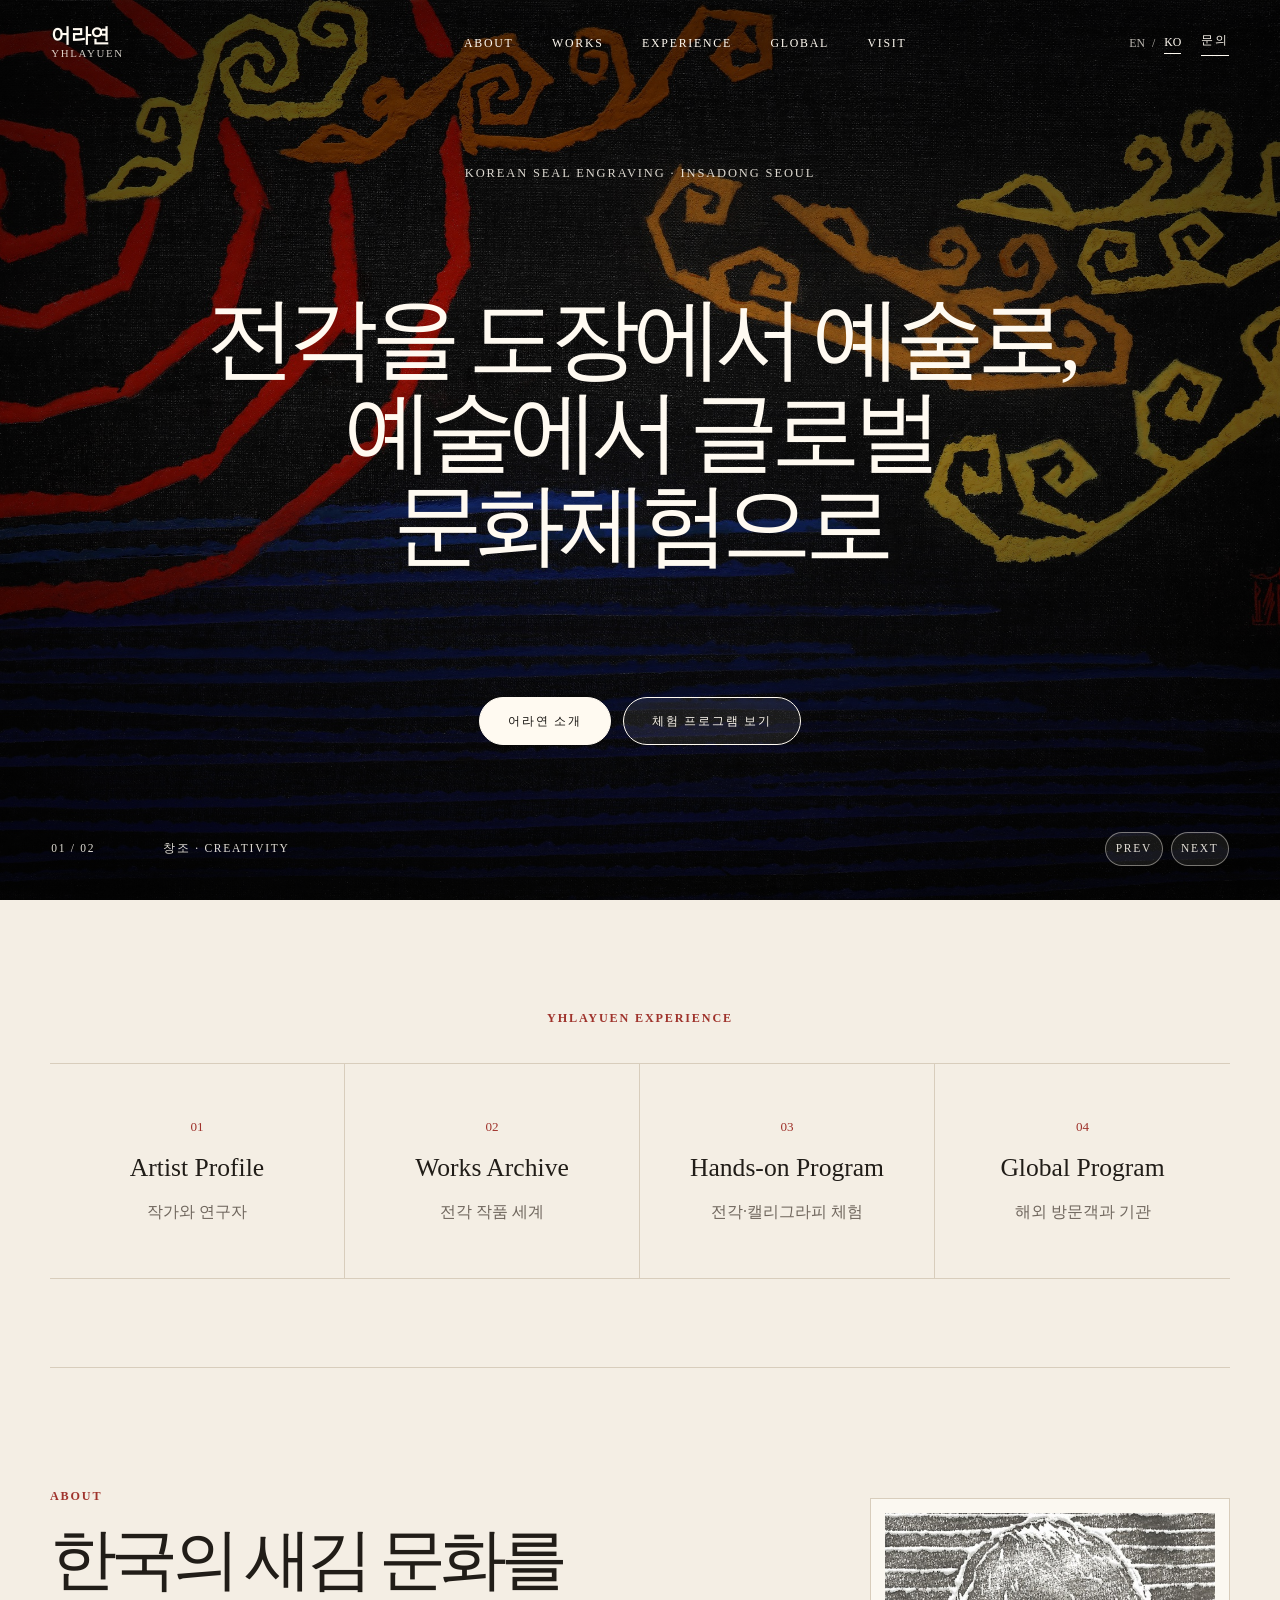
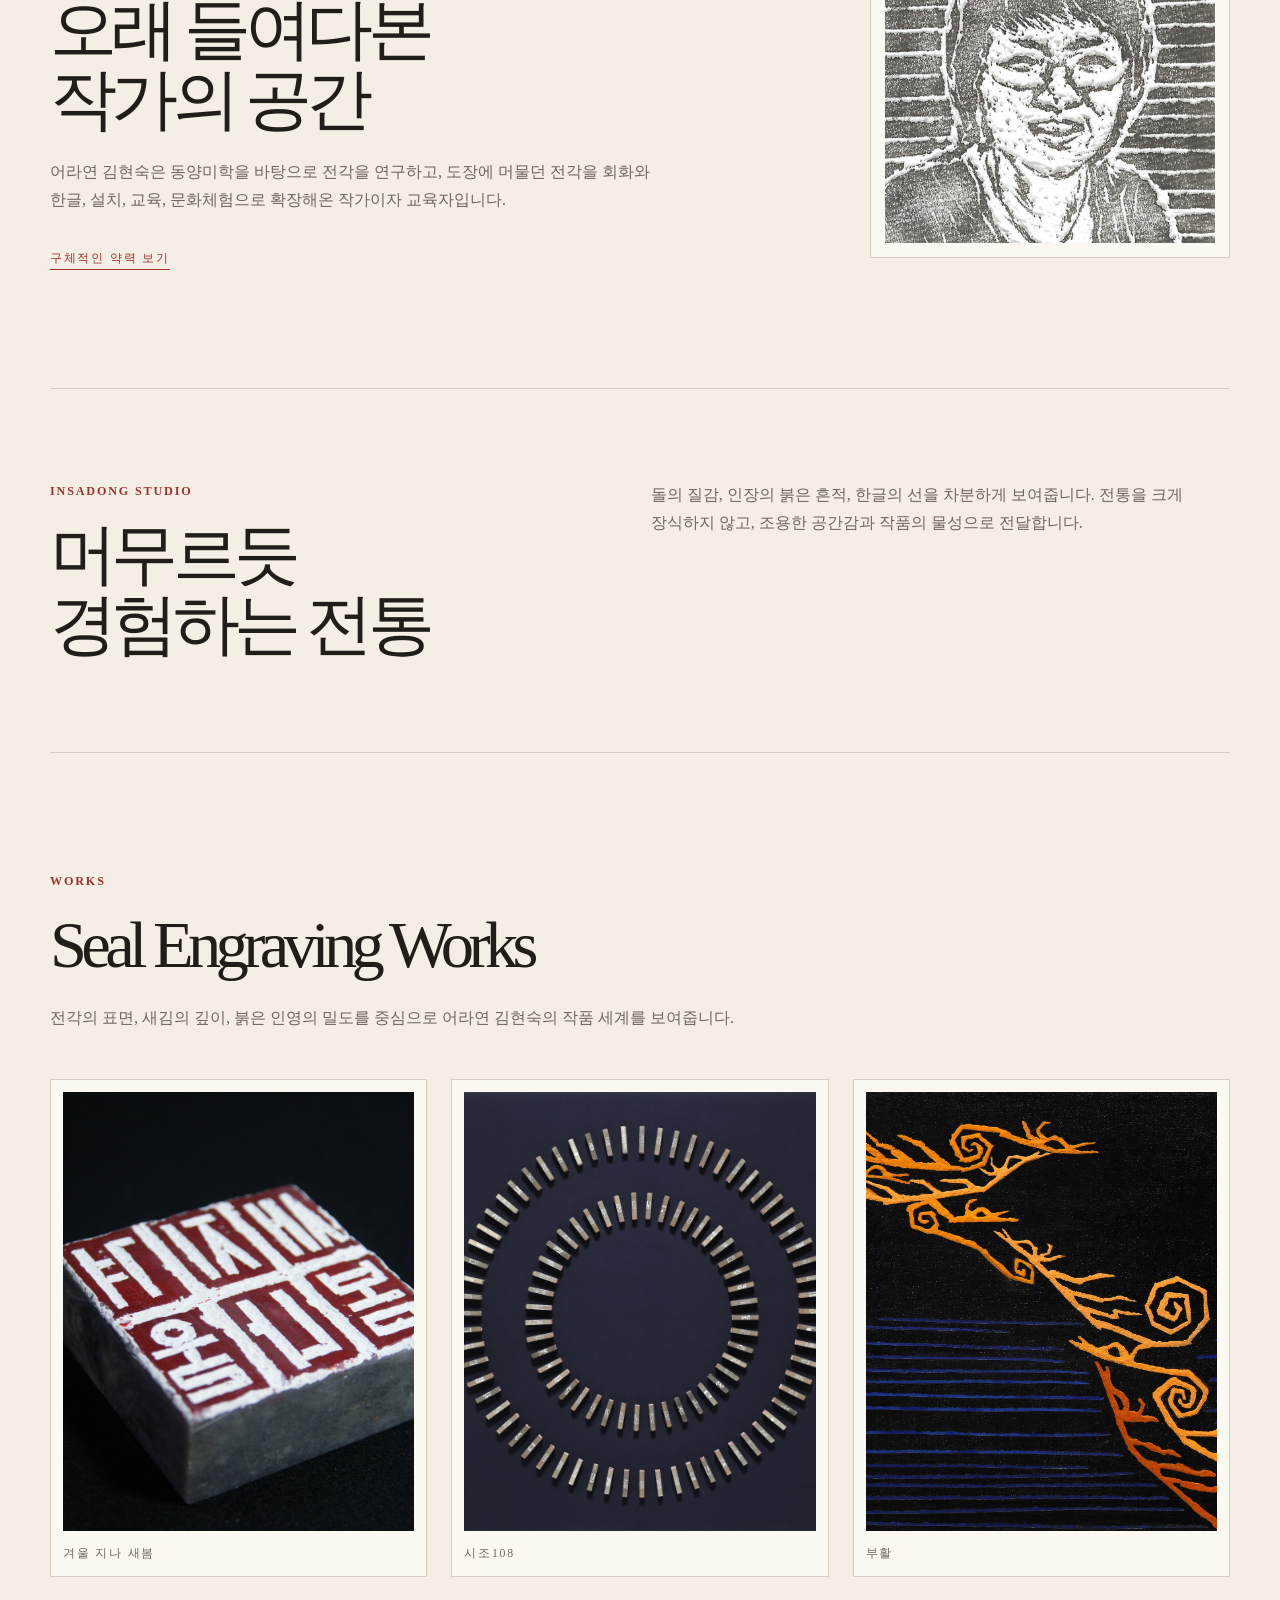
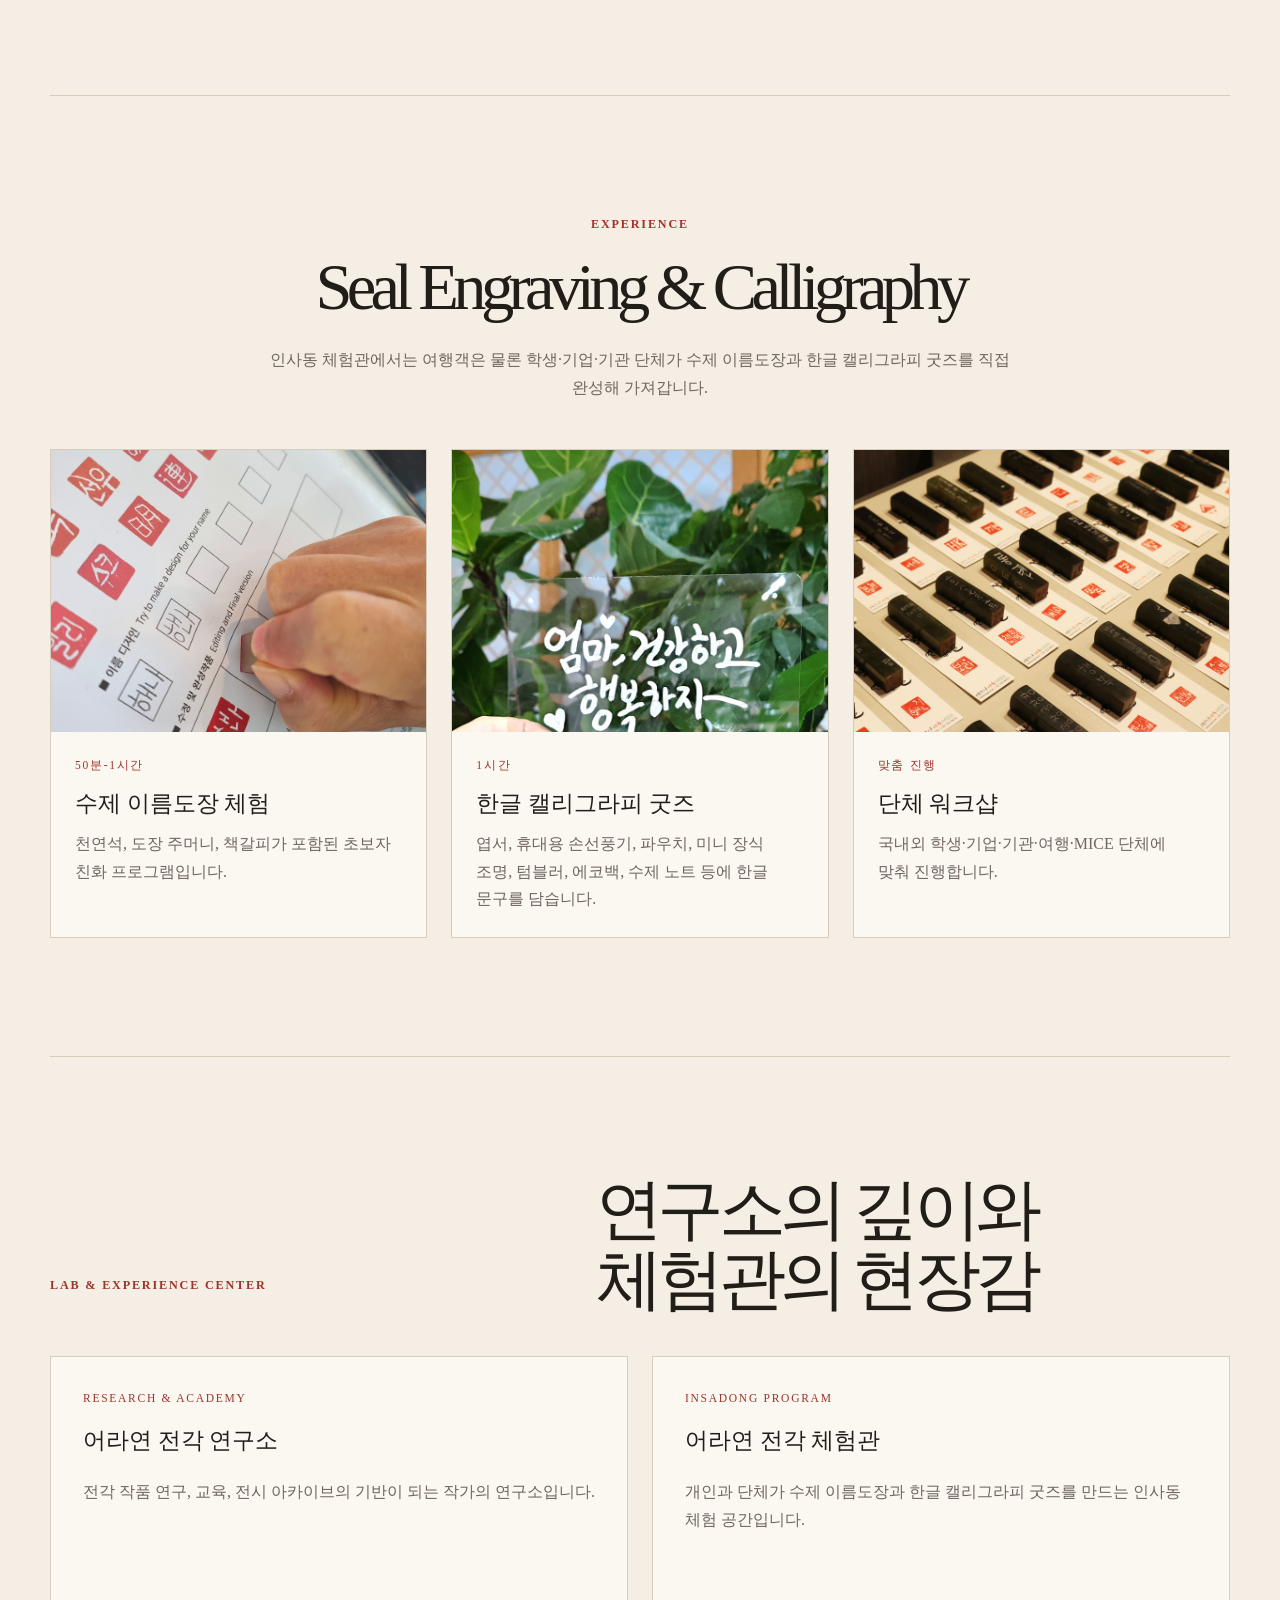
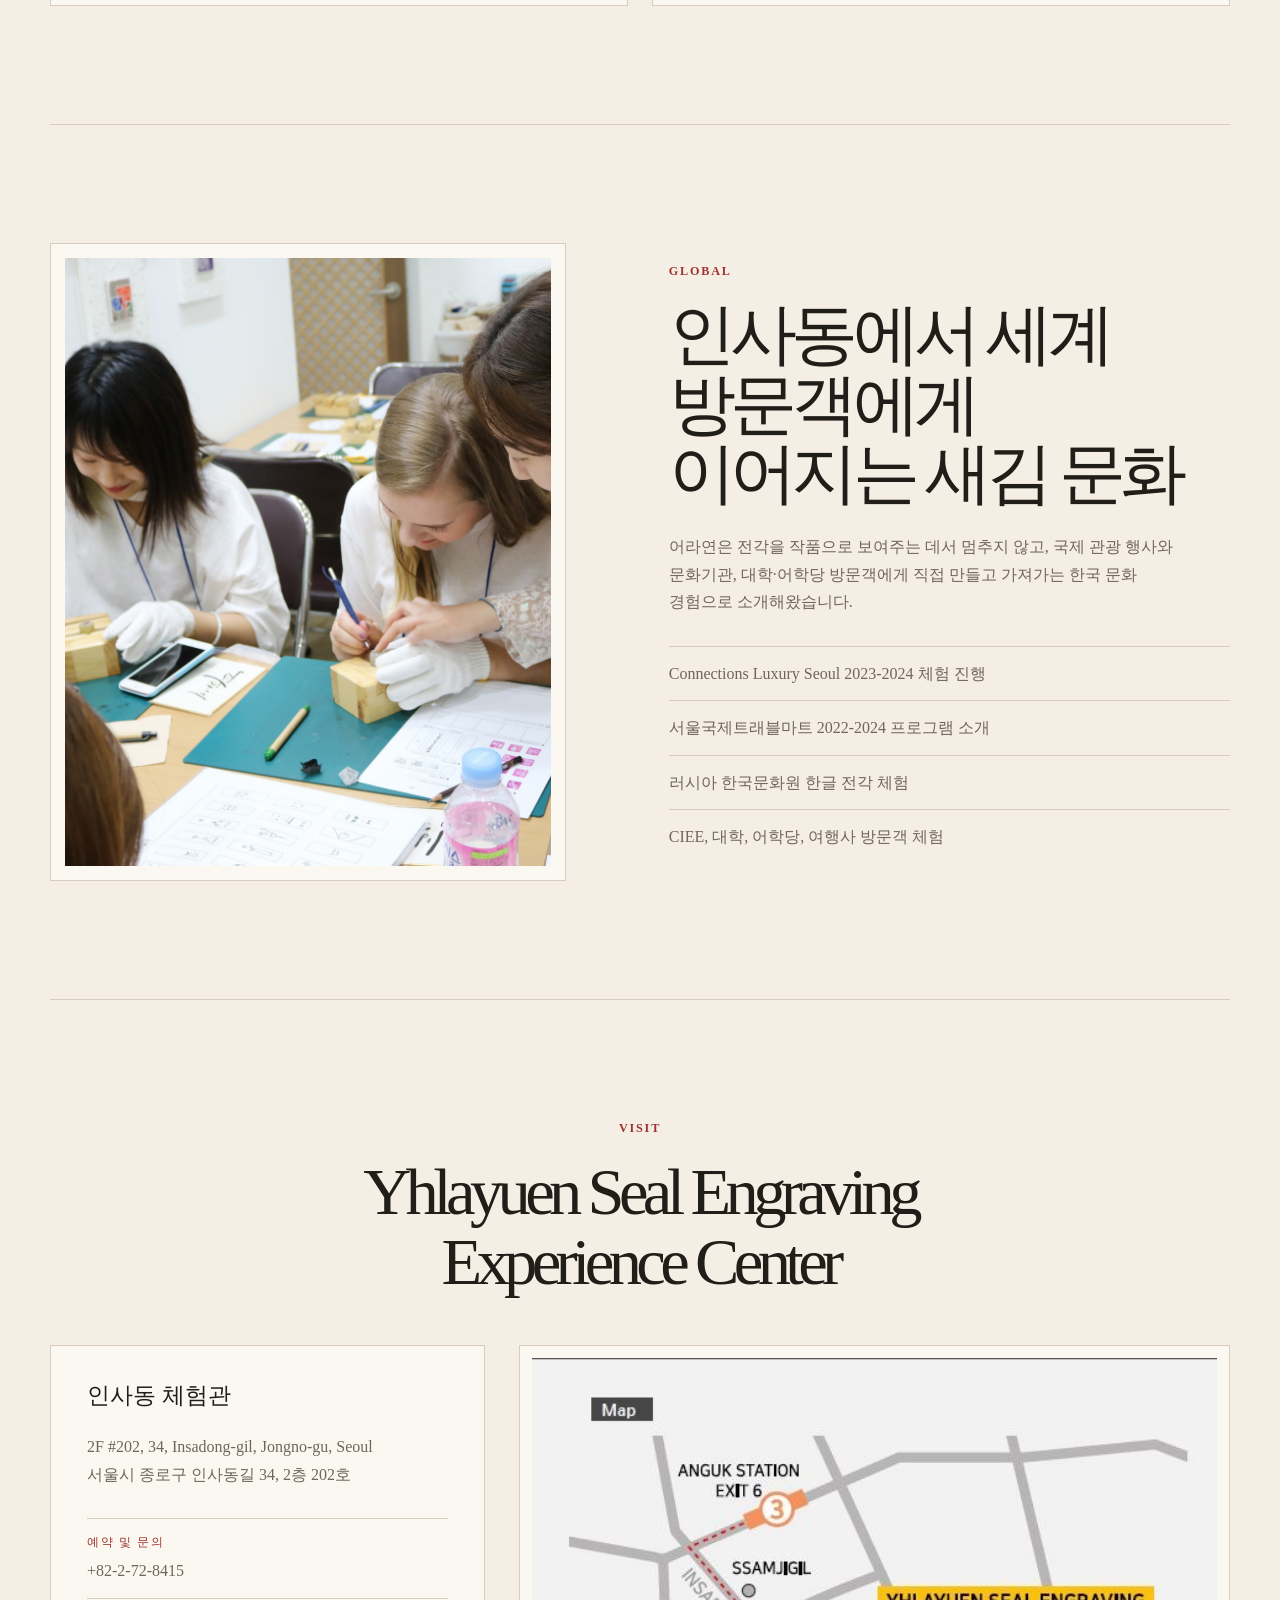
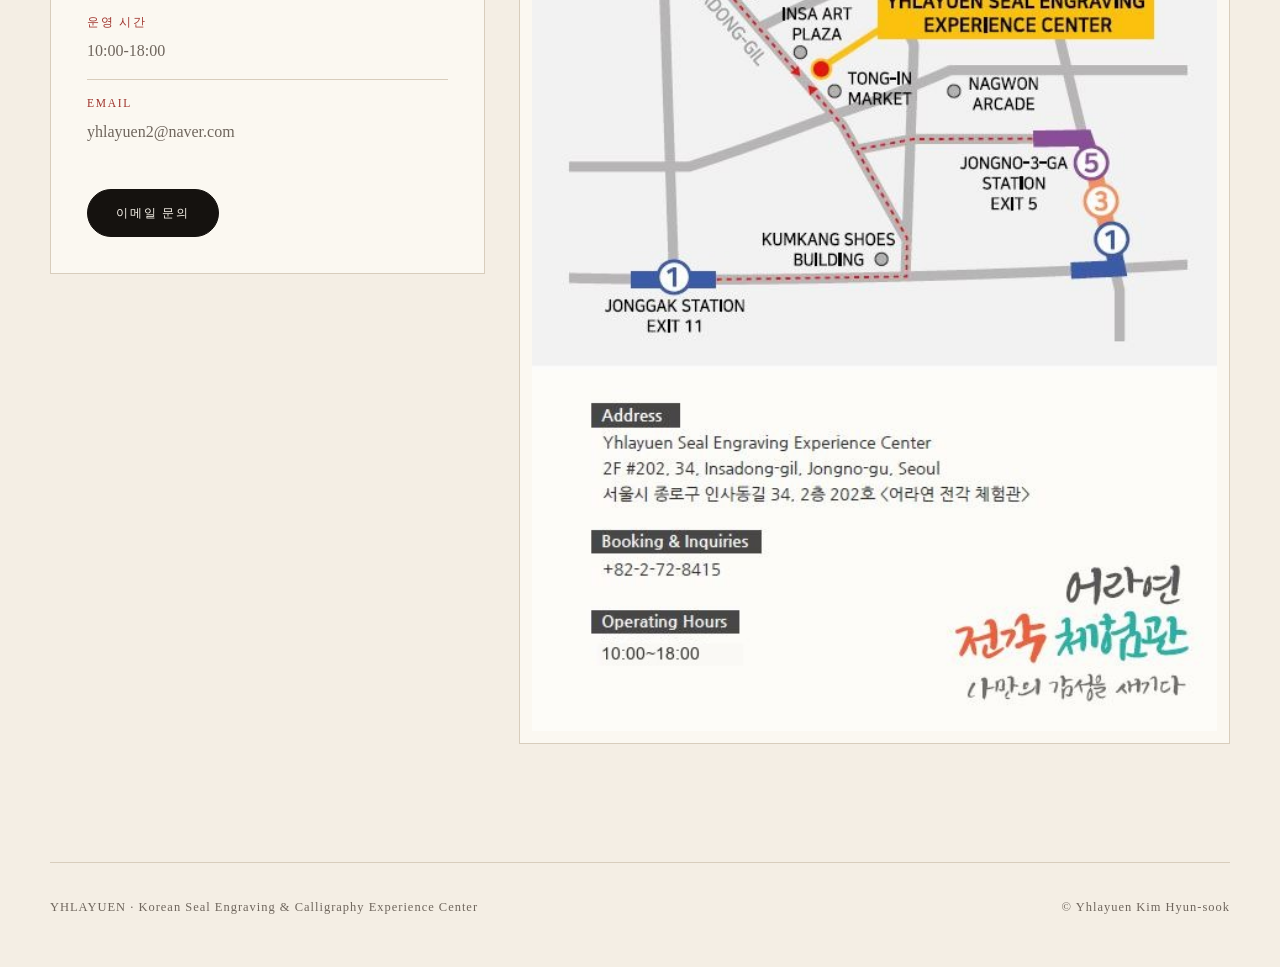
<file: yhlayuen_site/index.html>
﻿<!doctype html>
<html lang="ko">
  <head>
    <meta charset="utf-8" />
    <meta name="viewport" content="width=device-width, initial-scale=1" />
    <title>어라연 김현숙 | 전각과 한글 캘리그라피 문화체험</title>
    <meta
      name="description"
      content="인사동에서 만나는 어라연 김현숙의 전각 작품, 수제 이름도장 체험, 한글 캘리그라피 굿즈 워크숍, 한국 전통문화 체험 프로그램을 소개합니다."
    />
    <meta
      name="keywords"
      content="인사동 체험, 인사동 할거리, 서울 전통문화 체험, 전각 체험, 수제 이름도장, 한글 캘리그라피, Korean seal engraving, Korean name stamp, Insadong workshop, Seoul cultural experience"
    />
    <meta name="robots" content="index, follow" />
    <meta property="og:title" content="어라연 김현숙 | Yhlayuen Seal Engraving" />
    <meta
      property="og:description"
      content="인사동 전각 체험관에서 만나는 한국 수제도장, 한글 캘리그라피, 글로벌 문화체험 프로그램"
    />
    <meta property="og:type" content="website" />
    <meta property="og:image" content="./assets/hero-creation.jpg" />
    <meta property="og:image:alt" content="어라연 김현숙 전각 작품 창조" />
    <meta property="og:locale" content="ko_KR" />
    <meta property="og:site_name" content="Yhlayuen Seal Engraving Experience Center" />
    <meta name="twitter:card" content="summary_large_image" />
    <meta name="twitter:title" content="Yhlayuen Seal Engraving Experience Center" />
    <meta
      name="twitter:description"
      content="Korean seal engraving, handmade name stamp and Hangul calligraphy experience in Insadong, Seoul"
    />
    <meta name="twitter:image" content="./assets/hero-creation.jpg" />
    <link rel="stylesheet" href="./styles.css" />
    <script defer src="./content.js"></script>
    <script defer src="./script.js"></script>
  </head>
  <body data-lang="ko">
    <a class="skip-link" href="#main" data-i18n="common.skip">
      <span class="lang lang-ko">본문으로 바로가기</span>
      <span class="lang lang-en">Skip to content</span>
    </a>

    <header class="site-header" data-header>
      <a class="brand" href="./index.html#home" aria-label="어라연 홈">
        <span class="brand__ko">어라연</span>
        <span class="brand__en">YHLAYUEN</span>
      </a>

      <nav class="site-nav" aria-label="주요 메뉴" data-nav>
        <a href="./about.html">About</a>
        <a href="./index.html#works">Works</a>
        <a href="./index.html#experience">Experience</a>
        <a href="./index.html#global">Global</a>
        <a href="./index.html#visit">Visit</a>
      </nav>

      <div class="header-actions">
        <div class="language-toggle" aria-label="Language options">
          <button type="button" data-lang-option="en" aria-pressed="false">EN</button>
          <span>/</span>
          <button type="button" data-lang-option="ko" aria-pressed="true">KO</button>
        </div>
        <a class="header-cta" href="#inquiry" data-i18n="common.inquiry">문의</a>
      </div>

      <button class="menu-toggle" type="button" aria-label="메뉴 열기" aria-expanded="false" data-menu-toggle>
        <span></span>
        <span></span>
      </button>
    </header>

    <main id="main">
      <section class="hero" id="home" aria-label="어라연 홈페이지 메인">
        <div class="hero__slides" aria-hidden="true">
          <figure class="hero__slide is-active" data-hero-slide>
            <img src="./assets/hero-creation.jpg" alt="" />
          </figure>
          <figure class="hero__slide" data-hero-slide>
            <img src="./assets/hero-resurrection.jpg" alt="" />
          </figure>
        </div>
        <div class="hero__shade"></div>

        <div class="hero__content">
          <p class="eyebrow">Korean Seal Engraving · Insadong Seoul</p>
          <h1 data-i18n-html="home.hero.title">
            <span class="lang lang-ko">
              <span class="phrase-line">전각을 도장에서 예술로,</span>
              <span class="phrase-line">예술에서 글로벌 문화체험으로</span>
            </span>
            <span class="lang lang-en">
              <span class="phrase-line">From seal to art,</span>
              <span class="phrase-line">from art to cultural experience</span>
            </span>
          </h1>
          <div class="hero__actions">
            <a class="button button--light" href="./about.html" data-i18n="home.hero.primaryCta">어라연 소개</a>
            <a class="button button--ghost" href="#experience" data-i18n="home.hero.secondaryCta">체험 프로그램 보기</a>
          </div>
        </div>

        <div class="hero__meta" aria-label="히어로 작품 정보">
          <span data-hero-count>01 / 02</span>
          <strong data-hero-title>창조 · Creativity</strong>
          <div class="hero__controls">
            <button type="button" aria-label="이전 작품" data-hero-prev>Prev</button>
            <button type="button" aria-label="다음 작품" data-hero-next>Next</button>
          </div>
        </div>
      </section>

      <section class="chapter chapter--intro" aria-label="어라연 주요 경로">
        <p class="section-label">Yhlayuen Experience</p>
        <div class="chapter-grid">
          <a href="./about.html">
            <span>01</span>
            <strong>Artist Profile</strong>
            <em data-i18n="home.chapter.profile">
              <span class="lang lang-ko">작가와 연구자</span>
              <span class="lang lang-en">Artist and researcher</span>
            </em>
          </a>
          <a href="#works">
            <span>02</span>
            <strong>Works Archive</strong>
            <em data-i18n="home.chapter.works">
              <span class="lang lang-ko">전각 작품 세계</span>
              <span class="lang lang-en">Seal engraving works</span>
            </em>
          </a>
          <a href="#experience">
            <span>03</span>
            <strong>Hands-on Program</strong>
            <em data-i18n="home.chapter.experience">
              <span class="lang lang-ko">전각·캘리그라피 체험</span>
              <span class="lang lang-en">Seal and calligraphy workshop</span>
            </em>
          </a>
          <a href="#global">
            <span>04</span>
            <strong>Global Program</strong>
            <em data-i18n="home.chapter.global">
              <span class="lang lang-ko">해외 방문객과 기관</span>
              <span class="lang lang-en">Global visitors and institutions</span>
            </em>
          </a>
        </div>
      </section>

      <section class="split-section" id="about">
        <div class="split-section__text">
          <p class="section-label">About</p>
          <h2 data-i18n-html="home.about.title">
            <span class="lang lang-ko">
              <span class="phrase-line">한국의 새김 문화를</span>
              <span class="phrase-line">오래 들여다본 작가의 공간</span>
            </span>
            <span class="lang lang-en">
              <span class="phrase-line">An artist shaped by</span>
              <span class="phrase-line">Korea's culture of engraving</span>
            </span>
          </h2>
          <p data-i18n="home.about.body">
            <span class="lang lang-ko">
              어라연 김현숙은 동양미학을 바탕으로 전각을 연구하고, 전각의 조형 언어를
              회화와 한글, 설치, 교육, 문화체험으로 확장해온 작가이자 교육자입니다.
            </span>
            <span class="lang lang-en">
              Yhlayuen Kim Hyun-sook studies seal engraving through Eastern aesthetics and has expanded
              its visual language into painting, Hangul, installation, education and cultural programs.
            </span>
          </p>
          <a class="text-link" href="./about.html" data-i18n="home.about.link">
            <span class="lang lang-ko">구체적인 약력 보기</span>
            <span class="lang lang-en">View detailed profile</span>
          </a>
        </div>
        <figure class="framed-image framed-image--portrait">
          <img src="./assets/artist-selfportrait.jpg" alt="어라연 자화상 전각 이미지" />
        </figure>
      </section>

      <section class="editorial-band">
        <div>
          <p class="section-label">Insadong Studio</p>
          <h2 data-i18n-html="home.studio.title">
            <span class="lang lang-ko">
              <span class="phrase-line">머무르듯</span>
              <span class="phrase-line">경험하는 전통</span>
            </span>
            <span class="lang lang-en">
              <span class="phrase-line">Tradition experienced</span>
              <span class="phrase-line">with quiet attention</span>
            </span>
          </h2>
        </div>
        <p data-i18n="home.studio.body">
          <span class="lang lang-ko">
            돌의 질감, 인장의 붉은 흔적, 한글의 선을 차분하게 보여줍니다.
            전통을 크게 장식하지 않고, 조용한 공간감과 작품의 물성으로 전달합니다.
          </span>
          <span class="lang lang-en">
            Stone texture, red seal impressions and the lines of Hangul are presented with restraint.
            Tradition is carried through atmosphere, material and the calm presence of the work.
          </span>
        </p>
      </section>

      <section class="works-section" id="works">
        <div class="section-heading">
          <p class="section-label">Works</p>
          <h2>Seal Engraving Works</h2>
          <p data-i18n="home.works.body">
            <span class="lang lang-ko">전각의 표면, 새김의 깊이, 붉은 인영의 밀도를 중심으로 작품 세계를 보여줍니다.</span>
            <span class="lang lang-en">The archive focuses on surface, depth of carving and the density of red seal impressions.</span>
          </p>
        </div>

        <div class="works-grid">
          <figure>
            <img src="./assets/work-seal-gyeoul-spring.jpg" alt="전각 작품 겨울 지나 새봄" />
            <figcaption data-i18n="home.works.spring">
              <span class="lang lang-ko">겨울 지나 새봄</span>
              <span class="lang lang-en">After Winter, New Spring</span>
            </figcaption>
          </figure>
          <figure>
            <img src="./assets/work-installation-sijo108.jpg" alt="전각 설치 작품 시조108" />
            <figcaption data-i18n="home.works.sijo108">
              <span class="lang lang-ko">시조108</span>
              <span class="lang lang-en">Sijo 108</span>
            </figcaption>
          </figure>
          <figure>
            <img src="./assets/hero-resurrection.jpg" alt="전각 작품 부활" />
            <figcaption data-i18n="home.works.resurrection">
              <span class="lang lang-ko">부활</span>
              <span class="lang lang-en">Resurrection</span>
            </figcaption>
          </figure>
        </div>
      </section>

      <section class="program-section" id="experience">
        <div class="section-heading section-heading--center">
          <p class="section-label">Experience</p>
          <h2>Seal Engraving & Calligraphy</h2>
          <p data-i18n="home.experience.body">
            <span class="lang lang-ko">
              인사동 체험관에서는 여행객은 물론 학생·기업·기관 단체가 수제 이름도장과
              한글 캘리그라피 굿즈를 직접 완성해 가져갑니다.
            </span>
            <span class="lang lang-en">
              At the Insadong Experience Center, travelers, students, companies and institutions create
              personal seals and Hangul calligraphy goods to take home.
            </span>
          </p>
        </div>

        <div class="program-grid">
          <article class="program-card">
            <img src="./assets/global-connections-hands.jpg" alt="전각 체험 손 클로즈업" />
            <div>
              <span data-i18n="home.program.basic.time">50분-1시간</span>
              <h3 data-i18n="home.program.basic.title">수제 이름도장 체험</h3>
              <p data-i18n="home.program.basic.body">천연석, 도장 주머니, 책갈피가 포함된 초보자 친화 프로그램입니다.</p>
            </div>
          </article>

          <article class="program-card">
            <img src="./assets/experience-calligraphy-goods.jpg" alt="캘리그라피 굿즈 결과물" />
            <div>
              <span data-i18n="home.program.goods.time">1시간</span>
              <h3 data-i18n="home.program.goods.title">한글 캘리그라피 굿즈</h3>
              <p data-i18n="home.program.goods.body">엽서, 휴대용 손선풍기, 파우치, 미니 장식 조명, 텀블러, 에코백, 수제 노트 등에 한글 문구를 담습니다.</p>
            </div>
          </article>

          <article class="program-card">
            <img src="./assets/experience-group-stamps.jpg" alt="단체 워크샵에서 완성된 이름 도장 배열" />
            <div>
              <span data-i18n="home.program.group.time">맞춤 진행</span>
              <h3 data-i18n="home.program.group.title">단체 워크샵</h3>
              <p data-i18n="home.program.group.body">국내외 학생·기업·기관·여행·MICE 단체에 맞춰 진행합니다.</p>
            </div>
          </article>
        </div>
      </section>

      <section class="identity-section" aria-label="어라연 연구소와 체험관">
        <div class="identity-copy">
          <p class="section-label">Lab & Experience Center</p>
          <h2 data-i18n-html="home.identity.title">
            <span class="lang lang-ko">
              <span class="phrase-line">연구소의 깊이와</span>
              <span class="phrase-line">체험관의 현장감</span>
            </span>
            <span class="lang lang-en">
              <span class="phrase-line">The depth of a lab,</span>
              <span class="phrase-line">the immediacy of a studio visit</span>
            </span>
          </h2>
        </div>
        <div class="identity-grid">
          <article>
            <span>Research & Academy</span>
            <h3 data-i18n="home.identity.labTitle">어라연 전각 연구소</h3>
            <p data-i18n="home.identity.lab">
              <span class="lang lang-ko">전각 작품 연구, 교육, 전시 아카이브의 기반이 되는 작가의 연구소입니다.</span>
              <span class="lang lang-en">The artist's base for seal engraving research, education and exhibition archives.</span>
            </p>
          </article>
          <article>
            <span>Insadong Program</span>
            <h3 data-i18n="home.identity.centerTitle">어라연 전각 체험관</h3>
            <p data-i18n="home.identity.center">
              <span class="lang lang-ko">개인과 단체가 수제 이름도장과 한글 캘리그라피 굿즈를 만드는 인사동 체험 공간입니다.</span>
              <span class="lang lang-en">An Insadong studio where individuals and groups make personal seals and Hangul calligraphy goods.</span>
            </p>
          </article>
        </div>
      </section>

      <section class="split-section split-section--reverse" id="global">
        <figure class="framed-image">
          <img src="./assets/global-english-ppt-workshop.jpg" alt="외국인 방문객 전각 체험 장면" />
        </figure>
        <div class="split-section__text">
          <p class="section-label">Global</p>
          <h2 data-i18n-html="home.global.title">
            <span class="lang lang-ko">
              <span class="phrase-line">인사동에서 세계 방문객에게</span>
              <span class="phrase-line">이어지는 새김 문화</span>
            </span>
            <span class="lang lang-en">
              <span class="phrase-line">Engraving culture shared</span>
              <span class="phrase-line">from Insadong to global visitors</span>
            </span>
          </h2>
          <p data-i18n="home.global.body">
            <span class="lang lang-ko">
              어라연은 전각을 작품으로 보여주는 데서 멈추지 않고, 해외 문화원과 국제 관광
              행사에서 직접 새기고 가져가는 한국 문화 경험으로 소개해왔습니다.
            </span>
            <span class="lang lang-en">
              Yhlayuen presents seal engraving not only as artwork, but as a hands-on Korean cultural
              experience for cultural centers, tourism events and international visitors.
            </span>
          </p>
          <ul class="line-list">
            <li data-i18n="home.global.proof1">Connections Luxury Seoul 2023-2024</li>
            <li data-i18n="home.global.proof2">Seoul International Travel Mart 2022-2024</li>
            <li data-i18n="home.global.proof3">Russian Korean Cultural Center Workshop</li>
            <li data-i18n="home.global.proof4">CIEE, universities, language institutes and travel groups</li>
          </ul>
        </div>
      </section>

      <section class="visit-section" id="visit">
        <div class="section-heading section-heading--center">
          <p class="section-label">Visit</p>
          <h2>Yhlayuen Seal Engraving Experience Center</h2>
        </div>

        <div class="visit-layout">
          <div class="visit-card" id="inquiry">
            <h3 data-i18n="home.visit.title">
              <span class="lang lang-ko">인사동 체험관</span>
              <span class="lang lang-en">Insadong Experience Center</span>
            </h3>
            <p>
              2F #202, 34, Insadong-gil, Jongno-gu, Seoul<br />
              서울시 종로구 인사동길 34, 2층 202호
            </p>

            <dl>
              <div>
                <dt data-i18n="home.visit.booking">예약 및 문의</dt>
                <dd>+82-2-72-8415</dd>
              </div>
              <div>
                <dt data-i18n="home.visit.hours">운영 시간</dt>
                <dd>10:00-18:00</dd>
              </div>
              <div>
                <dt>Email</dt>
                <dd><a href="mailto:yhlayuen2@naver.com">yhlayuen2@naver.com</a></dd>
              </div>
            </dl>

            <a class="button button--dark" href="mailto:yhlayuen2@naver.com" data-i18n="home.visit.emailCta">이메일 문의</a>
          </div>

          <figure class="map-frame">
            <img src="./assets/map-insadong.jpg" alt="어라연 전각 체험관 영문 약도" />
          </figure>
        </div>
      </section>
    </main>

    <footer class="site-footer">
      <p>YHLAYUEN · Korean Seal Engraving & Calligraphy Experience Center</p>
      <p>© Yhlayuen Kim Hyun-sook</p>
    </footer>

    <script type="application/ld+json">
      {
        "@context": "https://schema.org",
        "@graph": [
          {
            "@type": "WebSite",
            "@id": "#website",
            "name": "Yhlayuen Seal Engraving Experience Center",
            "alternateName": "어라연 전각 체험관",
            "inLanguage": ["ko", "en"],
            "about": [{ "@id": "#artist" }, { "@id": "#experience-center" }],
            "keywords": [
              "인사동 체험",
              "인사동 할거리",
              "서울 전통문화 체험",
              "전각 체험",
              "수제 이름도장",
              "한글 캘리그라피",
              "Korean seal engraving",
              "Korean name stamp",
              "Insadong workshop"
            ]
          },
          {
            "@type": "Person",
            "@id": "#artist",
            "name": "Yhlayuen Kim Hyun-sook",
            "alternateName": ["어라연 김현숙", "김현숙"],
            "jobTitle": ["Seal engraving artist", "Researcher", "Educator"],
            "knowsAbout": [
              "Korean seal engraving",
              "Jeongak",
              "Hangul calligraphy",
              "Eastern aesthetics",
              "Korean cultural experience"
            ],
            "sameAs": [
              "https://blog.naver.com/yhlayuen2",
              "https://www.facebook.com/yhlayuen",
              "https://www.instagram.com/yhlayuen/",
              "https://www.youtube.com/user/yhlayuen"
            ]
          },
          {
            "@type": ["LocalBusiness", "TouristAttraction"],
            "@id": "#experience-center",
            "name": "Yhlayuen Seal Engraving Experience Center",
            "alternateName": ["어라연 전각 체험관", "어라연전각체험관"],
            "description": "Korean seal engraving, handmade name stamp and Hangul calligraphy experience center in Insadong, Seoul",
            "image": [
              "./assets/global-connections-hands.jpg",
              "./assets/experience-calligraphy-goods.jpg",
              "./assets/experience-group-stamps.jpg"
            ],
            "address": {
              "@type": "PostalAddress",
              "streetAddress": "2F #202, 34, Insadong-gil",
              "addressLocality": "Jongno-gu",
              "addressRegion": "Seoul",
              "addressCountry": "KR"
            },
            "telephone": "+82-2-72-8415",
            "email": "yhlayuen2@naver.com",
            "openingHoursSpecification": {
              "@type": "OpeningHoursSpecification",
              "dayOfWeek": [
                "Monday",
                "Tuesday",
                "Wednesday",
                "Thursday",
                "Friday",
                "Saturday",
                "Sunday"
              ],
              "opens": "10:00",
              "closes": "18:00"
            },
            "areaServed": ["Insadong", "Jongno-gu", "Seoul", "South Korea"],
            "availableLanguage": ["ko", "en"],
            "sameAs": [
              "https://kaja.re.kr/",
              "https://blog.naver.com/yhlayuen2",
              "https://www.facebook.com/yhlayuen",
              "https://www.instagram.com/yhlayuen/",
              "https://www.youtube.com/user/yhlayuen",
              "https://naver.me/G9p8mwDL",
              "https://maps.app.goo.gl/BSr11WpDbNFdfzmM7"
            ],
            "hasOfferCatalog": {
              "@type": "OfferCatalog",
              "name": "Yhlayuen Korean cultural experience programs",
              "itemListElement": [
                {
                  "@type": "Offer",
                  "itemOffered": {
                    "@type": "Service",
                    "name": "Korean Name Stamp Experience",
                    "alternateName": "수제 이름도장 체험",
                    "description": "Beginner-friendly Korean seal engraving workshop using natural stone"
                  }
                },
                {
                  "@type": "Offer",
                  "itemOffered": {
                    "@type": "Service",
                    "name": "Hangul Calligraphy Goods Workshop",
                    "alternateName": "한글 캘리그라피 굿즈 체험",
                    "description": "Hands-on Hangul calligraphy workshop for postcards, portable handheld fans, pouches, decorative mini lamps, tumblers, eco bags and handmade notebooks"
                  }
                },
                {
                  "@type": "Offer",
                  "itemOffered": {
                    "@type": "Service",
                    "name": "Korean Cultural Group Workshop",
                    "alternateName": "단체 전각 워크샵",
                    "description": "Group workshop for students, companies, cultural institutions, travel and MICE groups"
                  }
                }
              ]
            }
          }
        ]
      }
    </script>
  </body>
</html>
</file>
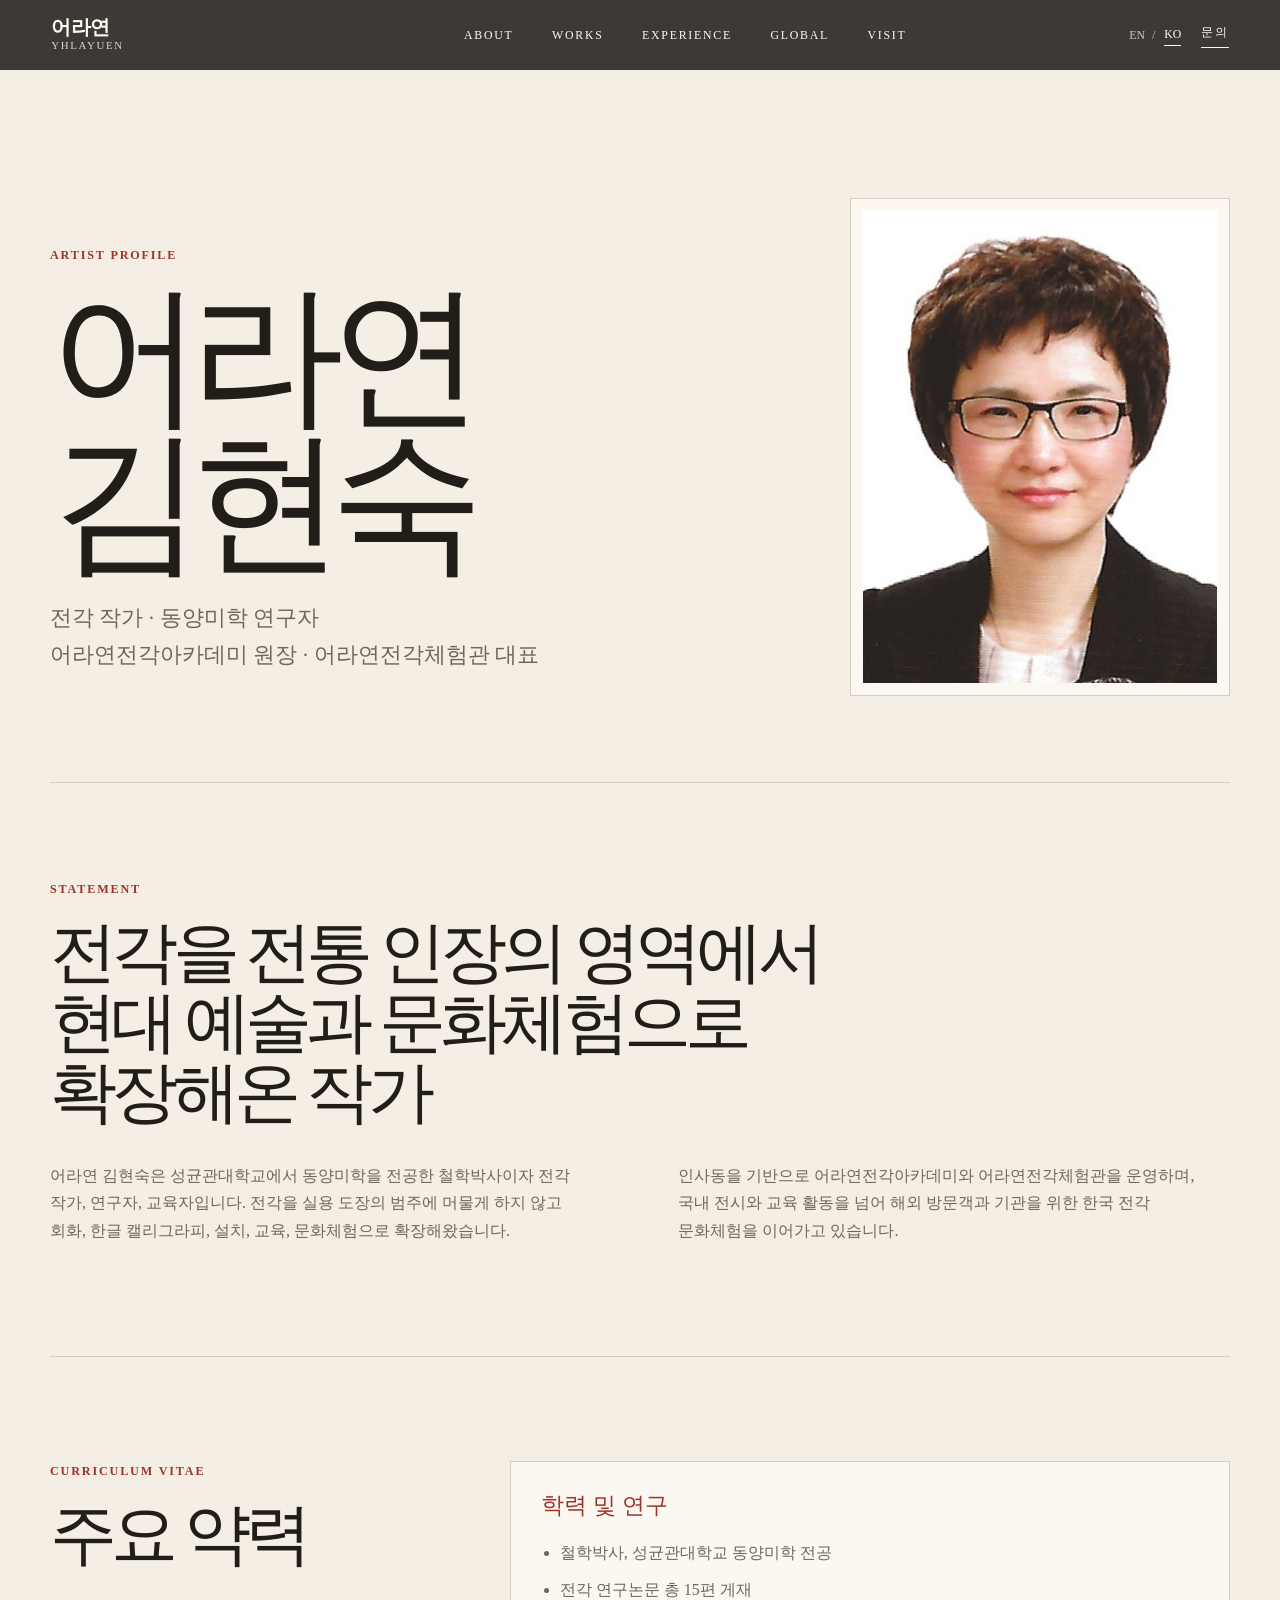
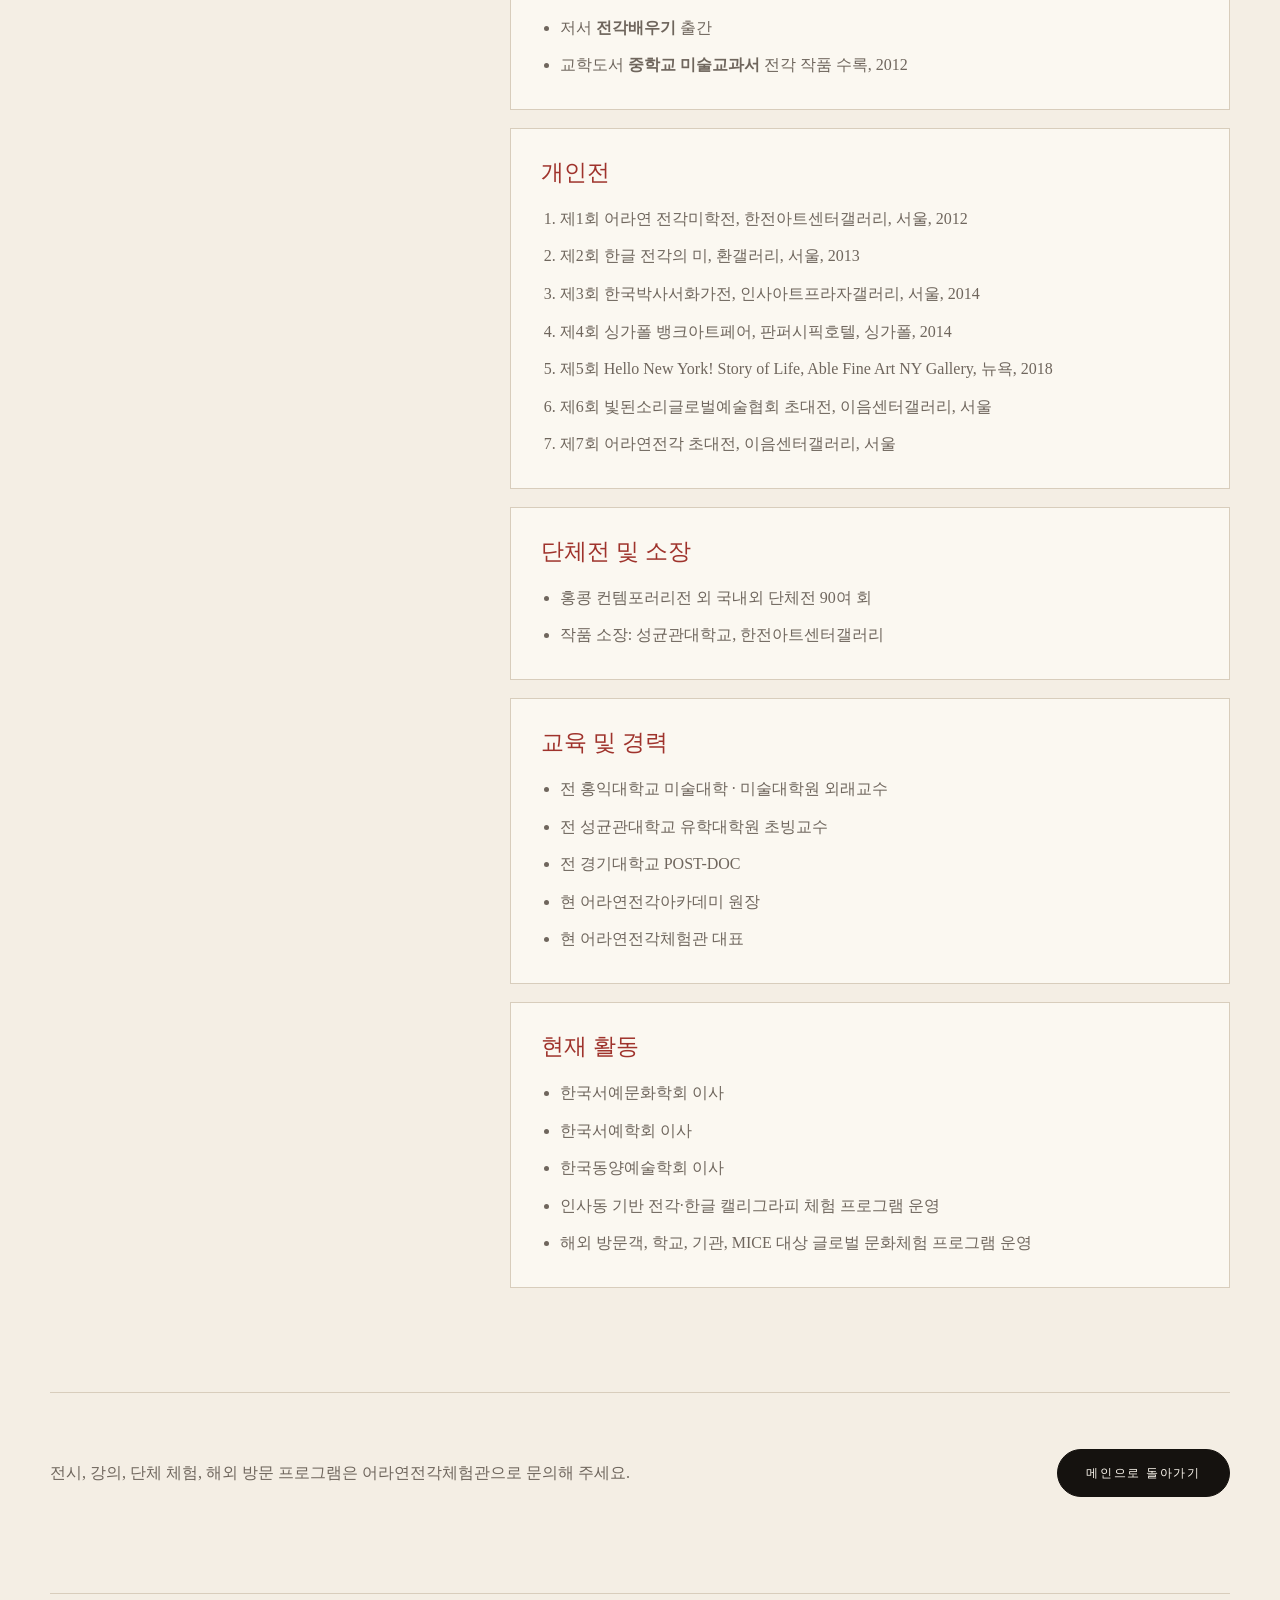
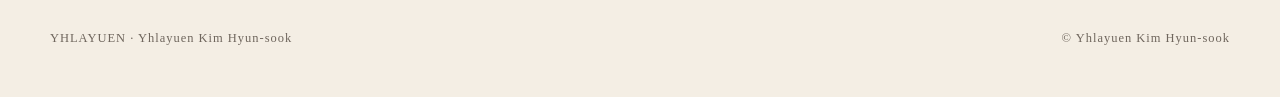
<file: yhlayuen_site/about.html>
﻿<!doctype html>
<html lang="ko">
  <head>
    <meta charset="utf-8" />
    <meta name="viewport" content="width=device-width, initial-scale=1" />
    <title>어라연 김현숙 약력 | Yhlayuen Kim Hyun-sook</title>
    <meta
      name="description"
      content="전각 작가이자 동양미학 연구자인 어라연 김현숙의 학력, 개인전, 단체전, 교육 경력, 저서와 연구 이력을 정리한 상세 프로필입니다."
    />
    <meta
      name="keywords"
      content="어라연 김현숙, 김현숙 전각, 전각 작가, 동양미학, 한글 전각, Yhlayuen Kim Hyun-sook, Korean seal engraving artist"
    />
    <meta name="robots" content="index, follow" />
    <meta property="og:title" content="어라연 김현숙 약력 | Yhlayuen Kim Hyun-sook" />
    <meta property="og:description" content="전각 작가, 동양미학 연구자, 어라연전각아카데미 원장" />
    <meta property="og:type" content="profile" />
    <meta property="og:image" content="./assets/kim-hyunsook-profile.jpg" />
    <meta property="og:image:alt" content="어라연 김현숙 프로필 사진" />
    <meta property="og:locale" content="ko_KR" />
    <meta property="og:site_name" content="Yhlayuen Seal Engraving Experience Center" />
    <meta name="twitter:card" content="summary" />
    <meta name="twitter:title" content="Yhlayuen Kim Hyun-sook Profile" />
    <meta
      name="twitter:description"
      content="Profile of Yhlayuen Kim Hyun-sook, Korean seal engraving artist and Eastern aesthetics researcher"
    />
    <link rel="stylesheet" href="./styles.css" />
    <script defer src="./content.js"></script>
    <script defer src="./script.js"></script>
  </head>
  <body class="inner-page" data-lang="ko">
    <a class="skip-link" href="#main" data-i18n="common.skip">
      <span class="lang lang-ko">본문으로 바로가기</span>
      <span class="lang lang-en">Skip to content</span>
    </a>

    <header class="site-header is-scrolled" data-header>
      <a class="brand" href="./index.html#home" aria-label="어라연 홈">
        <span class="brand__ko">어라연</span>
        <span class="brand__en">YHLAYUEN</span>
      </a>

      <nav class="site-nav" aria-label="주요 메뉴" data-nav>
        <a href="./about.html" aria-current="page">About</a>
        <a href="./index.html#works">Works</a>
        <a href="./index.html#experience">Experience</a>
        <a href="./index.html#global">Global</a>
        <a href="./index.html#visit">Visit</a>
      </nav>

      <div class="header-actions">
        <div class="language-toggle" aria-label="Language options">
          <button type="button" data-lang-option="en" aria-pressed="false">EN</button>
          <span>/</span>
          <button type="button" data-lang-option="ko" aria-pressed="true">KO</button>
        </div>
        <a class="header-cta" href="./index.html#inquiry" data-i18n="common.inquiry">문의</a>
      </div>

      <button class="menu-toggle" type="button" aria-label="메뉴 열기" aria-expanded="false" data-menu-toggle>
        <span></span>
        <span></span>
      </button>
    </header>

    <main id="main">
      <section class="profile-hero">
        <div class="profile-hero__copy">
          <p class="section-label">Artist Profile</p>
          <h1 data-i18n-html="about.hero.name">
            <span class="lang lang-ko">
              <span class="phrase-line">어라연</span>
              <span class="phrase-line">김현숙</span>
            </span>
            <span class="lang lang-en">
              <span class="phrase-line">Yhlayuen</span>
              <span class="phrase-line">Kim Hyun-sook</span>
            </span>
          </h1>
          <p data-i18n-html="about.hero.role">
            <span class="lang lang-ko">
              <span class="phrase-line">전각 작가 · 동양미학 연구자</span>
              <span class="phrase-line">어라연전각아카데미 원장 · 어라연전각체험관 대표</span>
            </span>
            <span class="lang lang-en">
              <span class="phrase-line">Seal engraving artist · Eastern aesthetics researcher</span>
              <span class="phrase-line">Director of Yhlayuen Seal Engraving Academy and Experience Center</span>
            </span>
          </p>
        </div>
        <figure class="profile-hero__image">
          <img src="./assets/kim-hyunsook-profile.jpg" alt="어라연 김현숙 프로필 사진" />
        </figure>
      </section>

      <section class="profile-summary">
        <p class="section-label">Statement</p>
        <h2 data-i18n-html="about.statement.title">
          <span class="lang lang-ko">
            <span class="phrase-line">전각을 전통 인장의 영역에서</span>
            <span class="phrase-line">현대 예술과 문화체험으로</span>
            <span class="phrase-line">확장해온 작가</span>
          </span>
          <span class="lang lang-en">
            <span class="phrase-line">An artist who expands seal engraving</span>
            <span class="phrase-line">from traditional stamps into</span>
            <span class="phrase-line">contemporary art and cultural experience</span>
          </span>
        </h2>
        <div class="summary-columns">
          <p data-i18n="about.statement.body1">
            <span class="lang lang-ko">
              어라연 김현숙은 성균관대학교에서 동양미학을 전공한 철학박사이자 전각 작가,
              연구자, 교육자입니다. 전각을 실용 도장의 범주에 머물게 하지 않고 회화,
              한글 캘리그라피, 설치, 교육, 문화체험으로 확장해왔습니다.
            </span>
            <span class="lang lang-en">
              Yhlayuen Kim Hyun-sook holds a Ph.D. in Eastern aesthetics from Sungkyunkwan University.
              As an artist, researcher and educator, she has moved seal engraving beyond practical stamps
              into painting, Hangul calligraphy, installation, education and cultural experience.
            </span>
          </p>
          <p data-i18n="about.statement.body2">
            <span class="lang lang-ko">
              인사동을 기반으로 어라연전각아카데미와 어라연전각체험관을 운영하며, 국내
              전시와 교육 활동을 넘어 해외 방문객과 기관을 위한 한국 전각 문화체험을
              이어가고 있습니다.
            </span>
            <span class="lang lang-en">
              Based in Insadong, she runs the Yhlayuen Seal Engraving Academy and Experience Center,
              connecting exhibitions and education in Korea with programs for international visitors and institutions.
            </span>
          </p>
        </div>
      </section>

      <section class="cv-section">
        <div class="cv-heading">
          <p class="section-label">Curriculum Vitae</p>
          <h2 data-i18n="about.cv.title">
            <span class="lang lang-ko">주요 약력</span>
            <span class="lang lang-en">Selected CV</span>
          </h2>
        </div>

        <div class="cv-list">
          <article>
            <h3 data-i18n="about.cv.educationTitle">
              <span class="lang lang-ko">학력 및 연구</span>
              <span class="lang lang-en">Education and Research</span>
            </h3>
            <ul>
              <li data-i18n="about.cv.education1">
                <span class="lang lang-ko">철학박사, 성균관대학교 동양미학 전공</span>
                <span class="lang lang-en">Ph.D. in Philosophy, Eastern Aesthetics, Sungkyunkwan University</span>
              </li>
              <li data-i18n="about.cv.education2">
                <span class="lang lang-ko">전각 연구논문 총 15편 게재</span>
                <span class="lang lang-en">Published 15 research papers on seal engraving</span>
              </li>
              <li data-i18n-html="about.cv.education3">
                <span class="lang lang-ko">저서 <strong>전각배우기</strong> 출간</span>
                <span class="lang lang-en">Author of <strong>Learning Seal Engraving</strong></span>
              </li>
              <li data-i18n-html="about.cv.education4">
                <span class="lang lang-ko">교학도서 <strong>중학교 미술교과서</strong> 전각 작품 수록, 2012</span>
                <span class="lang lang-en">Seal engraving work included in a middle school art textbook, 2012</span>
              </li>
            </ul>
          </article>

          <article>
            <h3 data-i18n="about.cv.soloTitle">
              <span class="lang lang-ko">개인전</span>
              <span class="lang lang-en">Solo Exhibitions</span>
            </h3>
            <ol>
              <li data-i18n="about.cv.solo1">
                <span class="lang lang-ko">제1회 어라연 전각미학전, 한전아트센터갤러리, 서울, 2012</span>
                <span class="lang lang-en">1st Yhlayuen Seal Engraving Aesthetics Exhibition, KEPCO Art Center Gallery, Seoul, 2012</span>
              </li>
              <li data-i18n="about.cv.solo2">
                <span class="lang lang-ko">제2회 한글 전각의 미, 환갤러리, 서울, 2013</span>
                <span class="lang lang-en">2nd Beauty of Hangul Seal Engraving, Hwan Gallery, Seoul, 2013</span>
              </li>
              <li data-i18n="about.cv.solo3">
                <span class="lang lang-ko">제3회 한국박사서화가전, 인사아트프라자갤러리, 서울, 2014</span>
                <span class="lang lang-en">3rd Korean Doctoral Calligraphy and Painting Artists Exhibition, Insa Art Plaza Gallery, Seoul, 2014</span>
              </li>
              <li data-i18n="about.cv.solo4">
                <span class="lang lang-ko">제4회 싱가폴 뱅크아트페어, 판퍼시픽호텔, 싱가폴, 2014</span>
                <span class="lang lang-en">4th Singapore Bank Art Fair, Pan Pacific Hotel, Singapore, 2014</span>
              </li>
              <li data-i18n="about.cv.solo5">
                <span class="lang lang-ko">제5회 Hello New York! Story of Life, Able Fine Art NY Gallery, 뉴욕, 2018</span>
                <span class="lang lang-en">5th Hello New York! Story of Life, Able Fine Art NY Gallery, New York, 2018</span>
              </li>
              <li data-i18n="about.cv.solo6">
                <span class="lang lang-ko">제6회 빛된소리글로벌예술협회 초대전, 이음센터갤러리, 서울</span>
                <span class="lang lang-en">6th Invitational Exhibition, Global Association of Light and Sound Arts, Ieum Center Gallery, Seoul</span>
              </li>
              <li data-i18n="about.cv.solo7">
                <span class="lang lang-ko">제7회 어라연전각 초대전, 이음센터갤러리, 서울</span>
                <span class="lang lang-en">7th Yhlayuen Seal Engraving Invitational Exhibition, Ieum Center Gallery, Seoul</span>
              </li>
            </ol>
          </article>

          <article>
            <h3 data-i18n="about.cv.groupTitle">
              <span class="lang lang-ko">단체전 및 소장</span>
              <span class="lang lang-en">Group Exhibitions and Collections</span>
            </h3>
            <ul>
              <li data-i18n="about.cv.group1">
                <span class="lang lang-ko">홍콩 컨템포러리전 외 국내외 단체전 90여 회</span>
                <span class="lang lang-en">More than 90 group exhibitions in Korea and abroad, including Hong Kong Contemporary</span>
              </li>
              <li data-i18n="about.cv.group2">
                <span class="lang lang-ko">작품 소장: 성균관대학교, 한전아트센터갤러리</span>
                <span class="lang lang-en">Collections: Sungkyunkwan University, KEPCO Art Center Gallery</span>
              </li>
            </ul>
          </article>

          <article>
            <h3 data-i18n="about.cv.careerTitle">
              <span class="lang lang-ko">교육 및 경력</span>
              <span class="lang lang-en">Teaching and Career</span>
            </h3>
            <ul>
              <li data-i18n="about.cv.career1">
                <span class="lang lang-ko">전 홍익대학교 미술대학 · 미술대학원 외래교수</span>
                <span class="lang lang-en">Former adjunct professor, Hongik University College of Fine Arts and Graduate School of Fine Arts</span>
              </li>
              <li data-i18n="about.cv.career2">
                <span class="lang lang-ko">전 성균관대학교 유학대학원 초빙교수</span>
                <span class="lang lang-en">Former visiting professor, Sungkyunkwan University Graduate School of Confucian Studies</span>
              </li>
              <li data-i18n="about.cv.career3">
                <span class="lang lang-ko">전 경기대학교 POST-DOC</span>
                <span class="lang lang-en">Former postdoctoral researcher, Kyonggi University</span>
              </li>
              <li data-i18n="about.cv.career4">
                <span class="lang lang-ko">현 어라연전각아카데미 원장</span>
                <span class="lang lang-en">Director, Yhlayuen Seal Engraving Academy</span>
              </li>
              <li data-i18n="about.cv.career5">
                <span class="lang lang-ko">현 어라연전각체험관 대표</span>
                <span class="lang lang-en">Representative, Yhlayuen Seal Engraving Experience Center</span>
              </li>
            </ul>
          </article>

          <article>
            <h3 data-i18n="about.cv.currentTitle">
              <span class="lang lang-ko">현재 활동</span>
              <span class="lang lang-en">Current Activities</span>
            </h3>
            <ul>
              <li data-i18n="about.cv.current1">
                <span class="lang lang-ko">한국서예문화학회 이사</span>
                <span class="lang lang-en">Director, Korean Calligraphy Culture Society</span>
              </li>
              <li data-i18n="about.cv.current2">
                <span class="lang lang-ko">한국서예학회 이사</span>
                <span class="lang lang-en">Director, Korean Calligraphy Association</span>
              </li>
              <li data-i18n="about.cv.current3">
                <span class="lang lang-ko">한국동양예술학회 이사</span>
                <span class="lang lang-en">Director, Korean Society of Oriental Art</span>
              </li>
              <li data-i18n="about.cv.current4">
                <span class="lang lang-ko">인사동 기반 전각·한글 캘리그라피 체험 프로그램 운영</span>
                <span class="lang lang-en">Operates seal engraving and Hangul calligraphy programs in Insadong</span>
              </li>
              <li data-i18n="about.cv.current5">
                <span class="lang lang-ko">해외 방문객, 학교, 기관, MICE 대상 글로벌 문화체험 프로그램 운영</span>
                <span class="lang lang-en">Runs global cultural experience programs for visitors, schools, institutions and MICE groups</span>
              </li>
            </ul>
          </article>
        </div>
      </section>

      <section class="profile-note">
        <p data-i18n="about.note">
          전시, 강의, 단체 체험, 해외 방문 프로그램은 어라연전각체험관으로 문의해 주세요.
        </p>
        <a class="button button--dark" href="./index.html" data-i18n="about.back">
          <span class="lang lang-ko">메인으로 돌아가기</span>
          <span class="lang lang-en">Back to home</span>
        </a>
      </section>
    </main>

    <footer class="site-footer">
      <p>YHLAYUEN · Yhlayuen Kim Hyun-sook</p>
      <p>© Yhlayuen Kim Hyun-sook</p>
    </footer>
    <script type="application/ld+json">
      {
        "@context": "https://schema.org",
        "@type": "Person",
        "name": "Yhlayuen Kim Hyun-sook",
        "alternateName": ["어라연 김현숙", "김현숙"],
        "jobTitle": ["Seal engraving artist", "Eastern aesthetics researcher", "Educator"],
        "knowsAbout": [
          "Korean seal engraving",
          "Jeongak",
          "Hangul calligraphy",
          "Eastern aesthetics",
          "Korean cultural experience"
        ],
        "affiliation": [
          {
            "@type": "Organization",
            "name": "Yhlayuen Seal Engraving Academy"
          },
          {
            "@type": "LocalBusiness",
            "name": "Yhlayuen Seal Engraving Experience Center"
          }
        ],
        "sameAs": [
          "https://kaja.re.kr/",
          "https://blog.naver.com/yhlayuen2",
          "https://www.facebook.com/yhlayuen",
          "https://www.instagram.com/yhlayuen/",
          "https://www.youtube.com/user/yhlayuen"
        ]
      }
    </script>
  </body>
</html>
</file>
<file: yhlayuen_site/styles.css>
:root {
  --bg: #f4eee4;
  --paper: #fbf8f1;
  --ink: #211d18;
  --soft-ink: #6f665d;
  --line: #d8cdbc;
  --seal: #9f332c;
  --wood: #7c5d43;
  --dark: #15120f;
  --white: #fffaf1;
  --header: rgba(21, 18, 15, 0);
  --header-solid: rgba(21, 18, 15, 0.82);
}

* {
  box-sizing: border-box;
}

html {
  scroll-behavior: smooth;
  overflow-x: hidden;
}

body {
  margin: 0;
  color: var(--ink);
  background: var(--bg);
  font-family: Georgia, "Times New Roman", "Noto Serif KR", "Nanum Myeongjo", serif;
  line-height: 1.72;
  overflow-x: hidden;
  overflow-wrap: break-word;
}

body.is-menu-open {
  overflow: hidden;
}

img {
  display: block;
  max-width: 100%;
}

a {
  color: inherit;
  text-decoration: none;
}

.skip-link {
  position: fixed;
  top: 12px;
  left: 12px;
  z-index: 100;
  padding: 10px 14px;
  color: var(--white);
  background: var(--dark);
  transform: translateY(-140%);
}

.skip-link:focus {
  transform: translateY(0);
}

.site-header {
  position: fixed;
  top: 0;
  left: 0;
  z-index: 50;
  display: grid;
  grid-template-columns: 190px 1fr auto;
  align-items: center;
  width: 100%;
  padding: 26px clamp(22px, 4vw, 56px);
  color: var(--white);
  background: var(--header);
  transition: background 220ms ease, padding 220ms ease;
}

.brand {
  grid-column: 1;
}

.site-header.is-scrolled,
.site-header.is-open {
  padding-top: 18px;
  padding-bottom: 18px;
  background: var(--header-solid);
  backdrop-filter: blur(16px);
}

.brand {
  display: inline-flex;
  flex-direction: column;
  width: fit-content;
  line-height: 1.05;
}

.brand__ko {
  font-family: "Noto Serif KR", "Nanum Myeongjo", Georgia, serif;
  font-size: 1.22rem;
  font-weight: 700;
  letter-spacing: -0.02em;
}

.brand__en,
.site-nav,
.header-cta,
.button,
.eyebrow,
.section-label,
.hero__meta,
.program-card span,
dt,
figcaption {
  font-family: Georgia, "Times New Roman", serif;
  letter-spacing: 0.15em;
  text-transform: uppercase;
}

.brand__en {
  margin-top: 2px;
  font-size: 0.68rem;
  opacity: 0.82;
}

.site-nav {
  grid-column: 2;
  display: flex;
  justify-content: center;
  gap: clamp(1.2rem, 3vw, 3.6rem);
  font-size: 0.74rem;
}

.site-nav a {
  position: relative;
  padding: 4px 0;
}

.site-nav a::after {
  position: absolute;
  right: 0;
  bottom: 0;
  left: 0;
  height: 1px;
  content: "";
  background: currentColor;
  transform: scaleX(0);
  transform-origin: right;
  transition: transform 180ms ease;
}

.site-nav a:hover::after {
  transform: scaleX(1);
  transform-origin: left;
}

.header-actions {
  grid-column: 3;
  display: inline-flex;
  justify-self: end;
  align-items: center;
  gap: 20px;
}

.header-cta,
.language-toggle {
  font-family: Georgia, "Times New Roman", serif;
  font-size: 0.74rem;
  letter-spacing: 0.15em;
  text-transform: uppercase;
}

.header-cta {
  justify-self: end;
  padding-bottom: 5px;
  border-bottom: 1px solid currentColor;
}

.language-toggle {
  display: inline-flex;
  align-items: center;
  gap: 7px;
  color: rgba(255, 250, 241, 0.72);
  white-space: nowrap;
}

.language-toggle button {
  padding: 0;
  color: inherit;
  background: transparent;
  border: 0;
  cursor: pointer;
  font: inherit;
}

.language-toggle button[aria-pressed="true"] {
  color: var(--white);
  border-bottom: 1px solid currentColor;
}

.menu-toggle {
  display: none;
}

.lang {
  display: none;
}

body[data-lang="ko"] .lang-ko,
body[data-lang="en"] .lang-en {
  display: contents;
}

.hero {
  position: relative;
  min-height: 100svh;
  overflow: hidden;
  color: var(--white);
  background: var(--dark);
}

.hero__slides,
.hero__slide,
.hero__shade {
  position: absolute;
  inset: 0;
}

.hero__slides {
  contain: paint;
  overflow: hidden;
  overflow: clip;
}

.hero__slide {
  margin: 0;
  opacity: 0;
  transition: opacity 900ms ease;
}

.hero__slide.is-active {
  opacity: 1;
}

.hero__slide img {
  width: 100%;
  height: 100%;
  object-fit: cover;
  object-position: center;
}

.hero__shade {
  z-index: 1;
  background:
    linear-gradient(180deg, rgba(0, 0, 0, 0.45), rgba(0, 0, 0, 0.16) 42%, rgba(0, 0, 0, 0.62)),
    radial-gradient(circle at 50% 48%, rgba(0, 0, 0, 0.12), rgba(0, 0, 0, 0.62));
}

.hero__content {
  position: relative;
  z-index: 2;
  display: grid;
  width: min(1040px, calc(100% - 40px));
  min-height: 100svh;
  margin: 0 auto;
  place-items: center;
  padding: 120px 0 112px;
  text-align: center;
}

.eyebrow {
  margin: 0 0 22px;
  color: rgba(255, 250, 241, 0.86);
  font-size: 0.78rem;
}

.hero h1 {
  max-width: 1040px;
  margin: 0;
  font-family: "Noto Serif KR", "Nanum Myeongjo", Georgia, serif;
  font-size: clamp(2.7rem, 7vw, 7.6rem);
  font-weight: 500;
  letter-spacing: -0.085em;
  line-height: 1.04;
  text-wrap: balance;
  word-break: keep-all;
}

.hero__description {
  max-width: 650px;
  margin: 30px auto 0;
  color: rgba(255, 250, 241, 0.82);
  font-family: "Noto Serif KR", "Nanum Myeongjo", Georgia, serif;
  font-size: clamp(1rem, 1.5vw, 1.18rem);
  text-wrap: pretty;
  word-break: keep-all;
}

.hero__actions {
  display: flex;
  flex-wrap: wrap;
  justify-content: center;
  gap: 12px;
  margin-top: 40px;
}

.button {
  display: inline-flex;
  align-items: center;
  justify-content: center;
  min-height: 48px;
  padding: 0 28px;
  border: 1px solid currentColor;
  border-radius: 999px;
  font-size: 0.74rem;
  transition: transform 180ms ease, color 180ms ease, background 180ms ease;
}

.button:hover {
  transform: translateY(-2px);
}

.button--light {
  color: var(--dark);
  background: var(--white);
  border-color: var(--white);
}

.button--ghost {
  color: var(--white);
  background: rgba(255, 250, 241, 0.08);
}

.button--dark {
  color: var(--white);
  background: var(--dark);
  border-color: var(--dark);
}

.text-link {
  display: inline-block;
  margin-top: 18px;
  color: var(--seal);
  border-bottom: 1px solid currentColor;
  font-family: Georgia, "Times New Roman", serif;
  font-size: 0.78rem;
  letter-spacing: 0.14em;
  text-transform: uppercase;
}

.hero__meta {
  position: absolute;
  right: clamp(22px, 4vw, 56px);
  bottom: 34px;
  left: clamp(22px, 4vw, 56px);
  z-index: 3;
  display: grid;
  grid-template-columns: 90px 1fr auto;
  gap: 22px;
  align-items: center;
  color: rgba(255, 250, 241, 0.88);
  font-size: 0.72rem;
}

.hero__meta strong {
  font-weight: 400;
}

.hero__controls {
  display: inline-flex;
  gap: 8px;
}

.hero__controls button {
  min-width: 58px;
  min-height: 34px;
  color: inherit;
  background: rgba(255, 250, 241, 0.08);
  border: 1px solid rgba(255, 250, 241, 0.42);
  border-radius: 999px;
  cursor: pointer;
  font: inherit;
  letter-spacing: inherit;
  text-transform: uppercase;
}

.chapter,
.split-section,
.editorial-band,
.works-section,
.program-section,
.visit-section,
.site-footer {
  width: min(1180px, calc(100% - 48px));
  margin: 0 auto;
}

.chapter--intro {
  padding: 108px 0 88px;
  text-align: center;
}

.section-label {
  margin: 0 0 18px;
  color: var(--seal);
  font-size: 0.76rem;
  font-weight: 700;
}

.chapter-grid {
  display: grid;
  grid-template-columns: repeat(4, 1fr);
  margin-top: 34px;
  border-top: 1px solid var(--line);
  border-bottom: 1px solid var(--line);
}

.chapter-grid a {
  display: grid;
  min-height: 214px;
  align-content: center;
  gap: 8px;
  padding: 28px 20px;
  border-right: 1px solid var(--line);
}

.chapter-grid a:last-child {
  border-right: 0;
}

.chapter-grid span {
  color: var(--seal);
  font-size: 0.82rem;
}

.chapter-grid strong {
  font-size: clamp(1.35rem, 2vw, 1.8rem);
  font-weight: 400;
}

.chapter-grid em {
  color: var(--soft-ink);
  font-family: "Noto Serif KR", "Nanum Myeongjo", Georgia, serif;
  font-style: normal;
}

.split-section {
  display: grid;
  grid-template-columns: minmax(0, 1fr) minmax(320px, 0.78fr);
  gap: clamp(40px, 8vw, 108px);
  align-items: center;
  padding: 118px 0;
  border-top: 1px solid var(--line);
}

.split-section--reverse {
  grid-template-columns: minmax(320px, 0.92fr) minmax(0, 1fr);
}

h2,
h3,
p {
  margin-top: 0;
}

h2 {
  margin-bottom: 24px;
  font-family: "Noto Serif KR", "Nanum Myeongjo", Georgia, serif;
  font-size: clamp(2.2rem, 5.2vw, 5.8rem);
  font-weight: 500;
  letter-spacing: -0.085em;
  line-height: 1.05;
  text-wrap: balance;
  word-break: keep-all;
}

h3 {
  font-size: 1.42rem;
  font-weight: 400;
  line-height: 1.25;
  text-wrap: balance;
  word-break: keep-all;
}

p {
  color: var(--soft-ink);
  font-family: "Noto Serif KR", "Nanum Myeongjo", Georgia, serif;
  text-wrap: pretty;
  word-break: keep-all;
}

.phrase-line {
  display: block;
}

.split-section__text p {
  max-width: 650px;
}

.framed-image,
.works-grid figure,
.program-card,
.map-frame {
  margin: 0;
  background: var(--paper);
  border: 1px solid var(--line);
}

.framed-image {
  padding: 14px;
}

.framed-image img {
  width: 100%;
  aspect-ratio: 4 / 5;
  object-fit: cover;
}

.framed-image--portrait {
  justify-self: end;
  width: min(360px, 100%);
}

.framed-image--portrait img {
  aspect-ratio: 1;
}

.editorial-band {
  display: grid;
  grid-template-columns: 0.86fr 1fr;
  gap: clamp(32px, 8vw, 110px);
  align-items: start;
  padding: 92px 0;
  border-top: 1px solid var(--line);
}

.editorial-band h2 {
  margin-bottom: 0;
}

.section-heading {
  max-width: 780px;
  margin-bottom: 48px;
}

.section-heading--center {
  margin-right: auto;
  margin-left: auto;
  text-align: center;
}

.works-section,
.program-section,
.identity-section,
.visit-section {
  padding: 118px 0;
  border-top: 1px solid var(--line);
}

.works-grid {
  display: grid;
  grid-template-columns: repeat(3, 1fr);
  gap: 24px;
}

.works-grid figure {
  padding: 12px;
}

.works-grid img {
  width: 100%;
  aspect-ratio: 4 / 5;
  object-fit: cover;
}

figcaption {
  margin-top: 12px;
  color: var(--soft-ink);
  font-size: 0.74rem;
}

.program-grid {
  display: grid;
  grid-template-columns: repeat(3, 1fr);
  gap: 24px;
}

.program-card img {
  width: 100%;
  aspect-ratio: 4 / 3;
  object-fit: cover;
}

.program-card div {
  padding: 24px;
}

.program-card span {
  display: block;
  margin-bottom: 14px;
  color: var(--seal);
  font-size: 0.72rem;
}

.program-card h3 {
  margin-bottom: 12px;
}

.program-card p {
  margin-bottom: 0;
  font-family: Georgia, "Times New Roman", serif;
}

.identity-section {
  width: min(1180px, calc(100% - 48px));
  margin: 0 auto;
}

.identity-copy {
  display: grid;
  grid-template-columns: minmax(0, 0.72fr) minmax(0, 1fr);
  gap: clamp(28px, 7vw, 92px);
  align-items: end;
}

.identity-copy h2 {
  margin-bottom: 0;
}

.identity-grid {
  display: grid;
  grid-template-columns: repeat(2, minmax(0, 1fr));
  gap: 24px;
  margin-top: 42px;
}

.identity-grid article {
  min-height: 250px;
  padding: 32px;
  background: var(--paper);
  border: 1px solid var(--line);
}

.identity-grid article span {
  display: block;
  margin-bottom: 18px;
  color: var(--seal);
  font-family: Georgia, "Times New Roman", serif;
  font-size: 0.72rem;
  letter-spacing: 0.15em;
  text-transform: uppercase;
}

.identity-grid article p {
  margin-bottom: 0;
}

.line-list {
  display: grid;
  gap: 0;
  padding: 0;
  margin: 30px 0 0;
  list-style: none;
}

.line-list li {
  padding: 13px 0;
  color: var(--soft-ink);
  border-top: 1px solid var(--line);
  text-wrap: pretty;
}

.visit-layout {
  display: grid;
  grid-template-columns: minmax(300px, 0.76fr) minmax(0, 1.24fr);
  gap: 34px;
  align-items: start;
}

.visit-card {
  padding: 36px;
  background: var(--paper);
  border: 1px solid var(--line);
}

.visit-card dl {
  display: grid;
  gap: 0;
  margin: 30px 0 30px;
}

.visit-card dl div {
  padding: 14px 0;
  border-top: 1px solid var(--line);
}

dt {
  color: var(--seal);
  font-size: 0.72rem;
}

dd {
  margin: 4px 0 0;
  color: var(--soft-ink);
}

.map-frame {
  padding: 12px;
}

.map-frame img {
  width: 100%;
}

.site-footer {
  display: flex;
  justify-content: space-between;
  gap: 24px;
  padding: 34px 0 48px;
  border-top: 1px solid var(--line);
}

.site-footer p {
  margin: 0;
  font-family: Georgia, "Times New Roman", serif;
  font-size: 0.78rem;
  letter-spacing: 0.08em;
}

.inner-page {
  padding-top: 88px;
}

.inner-page .site-header {
  color: var(--white);
}

.profile-hero,
.profile-summary,
.cv-section,
.profile-note {
  width: min(1180px, calc(100% - 48px));
  margin: 0 auto;
}

.profile-hero {
  display: grid;
  grid-template-columns: minmax(0, 1fr) minmax(260px, 380px);
  gap: clamp(38px, 8vw, 110px);
  align-items: end;
  min-height: 620px;
  padding: 110px 0 86px;
  border-bottom: 1px solid var(--line);
}

.profile-hero h1 {
  margin: 0 0 24px;
  font-family: "Noto Serif KR", "Nanum Myeongjo", Georgia, serif;
  font-size: clamp(4rem, 12vw, 11rem);
  font-weight: 500;
  letter-spacing: -0.09em;
  line-height: 0.95;
  text-wrap: balance;
  word-break: keep-all;
}

.profile-hero__copy p:last-child {
  max-width: 660px;
  font-size: clamp(1.05rem, 1.8vw, 1.35rem);
}

.profile-hero__image {
  margin: 0;
  padding: 12px;
  background: var(--paper);
  border: 1px solid var(--line);
}

.profile-hero__image img {
  width: 100%;
  aspect-ratio: 3 / 4;
  object-fit: cover;
}

.profile-summary {
  padding: 96px 0;
  border-bottom: 1px solid var(--line);
}

.summary-columns {
  display: grid;
  grid-template-columns: repeat(2, 1fr);
  gap: clamp(30px, 6vw, 80px);
  margin-top: 34px;
}

.cv-section {
  display: grid;
  grid-template-columns: minmax(240px, 0.34fr) minmax(0, 0.66fr);
  gap: clamp(36px, 7vw, 96px);
  padding: 104px 0;
  border-bottom: 1px solid var(--line);
}

.cv-heading {
  position: sticky;
  top: 118px;
  align-self: start;
}

.cv-list {
  display: grid;
  gap: 18px;
}

.cv-list article {
  padding: 30px;
  background: var(--paper);
  border: 1px solid var(--line);
}

.cv-list h3 {
  margin-bottom: 18px;
  color: var(--seal);
}

.cv-list ul,
.cv-list ol {
  display: grid;
  gap: 10px;
  padding-left: 1.15rem;
  margin: 0;
  color: var(--soft-ink);
  font-family: "Noto Serif KR", "Nanum Myeongjo", Georgia, serif;
  text-wrap: pretty;
  word-break: keep-all;
}

.profile-note {
  display: flex;
  align-items: center;
  justify-content: space-between;
  gap: 24px;
  padding: 56px 0 96px;
}

.profile-note p {
  max-width: 760px;
  margin-bottom: 0;
}

@media (max-width: 1020px) {
  .site-header {
    grid-template-columns: 1fr auto auto;
    gap: 14px;
  }

  .header-cta {
    display: none;
  }

  .header-actions {
    grid-column: 2;
  }

  .menu-toggle {
    grid-column: 3;
    display: inline-grid;
    justify-self: end;
    width: 42px;
    height: 42px;
    place-items: center;
    padding: 0;
    color: currentColor;
    background: transparent;
    border: 0;
  }

  .menu-toggle span {
    display: block;
    width: 26px;
    height: 1px;
    background: currentColor;
    transition: transform 180ms ease;
  }

  .menu-toggle span + span {
    margin-top: -11px;
  }

  .site-header.is-open .menu-toggle span:first-child {
    transform: translateY(5px) rotate(42deg);
  }

  .site-header.is-open .menu-toggle span:last-child {
    transform: translateY(-6px) rotate(-42deg);
  }

  .site-nav {
    position: fixed;
    inset: 78px 0 auto 0;
    display: grid;
    gap: 0;
    padding: 20px clamp(22px, 4vw, 56px) 34px;
    color: var(--white);
    background: var(--header-solid);
    border-top: 1px solid rgba(255, 250, 241, 0.18);
    opacity: 0;
    pointer-events: none;
    transform: translateY(-12px);
    transition: opacity 180ms ease, transform 180ms ease;
  }

  .site-nav.is-open {
    opacity: 1;
    pointer-events: auto;
    transform: translateY(0);
  }

  .site-nav a {
    padding: 16px 0;
    border-bottom: 1px solid rgba(255, 250, 241, 0.18);
  }

  .chapter-grid,
  .works-grid,
  .program-grid,
  .identity-grid {
    grid-template-columns: repeat(2, 1fr);
  }

  .chapter-grid a:nth-child(2) {
    border-right: 0;
  }

  .chapter-grid a {
    border-bottom: 1px solid var(--line);
  }

  .split-section,
  .split-section--reverse,
  .editorial-band,
  .identity-copy,
  .visit-layout,
  .profile-hero,
  .summary-columns,
  .cv-section {
    grid-template-columns: 1fr;
  }

  .cv-heading {
    position: static;
  }

  .framed-image--portrait {
    justify-self: start;
  }
}

@media (max-width: 700px) {
  .site-header {
    padding-right: 18px;
    padding-left: 18px;
    gap: 10px;
  }

  .brand__ko {
    font-size: 1.04rem;
  }

  .brand__en,
  .language-toggle {
    font-size: 0.62rem;
  }

  .language-toggle {
    gap: 5px;
  }

  .hero__content {
    width: min(100% - 30px, 1040px);
  }

  .hero h1 {
    font-size: clamp(2.25rem, 11vw, 4.5rem);
    letter-spacing: -0.075em;
    line-height: 1.1;
  }

  h2 {
    font-size: clamp(2rem, 10vw, 3.4rem);
    letter-spacing: -0.075em;
    line-height: 1.12;
  }

  p,
  li,
  dd {
    line-height: 1.78;
  }

  .hero__actions {
    display: grid;
  }

  .hero__meta {
    grid-template-columns: 1fr;
    gap: 10px;
  }

  .chapter,
  .split-section,
  .editorial-band,
  .works-section,
  .program-section,
  .identity-section,
  .visit-section,
  .site-footer,
  .profile-hero,
  .profile-summary,
  .cv-section,
  .profile-note {
    width: min(100% - 30px, 1180px);
  }

  .chapter-grid,
  .works-grid,
  .program-grid,
  .identity-grid {
    grid-template-columns: 1fr;
  }

  .identity-grid article {
    min-height: auto;
    padding: 26px;
  }

  .chapter-grid a {
    min-height: 150px;
    border-right: 0;
  }

  .site-footer {
    display: block;
  }

  .site-footer p + p {
    margin-top: 10px;
  }

  .profile-hero {
    min-height: auto;
    padding-top: 70px;
  }

  .profile-hero h1 {
    font-size: clamp(3.2rem, 18vw, 5.2rem);
    letter-spacing: -0.08em;
    line-height: 0.98;
  }

  .profile-note {
    display: block;
  }

  .profile-note .button {
    margin-top: 24px;
  }
}
</file>
